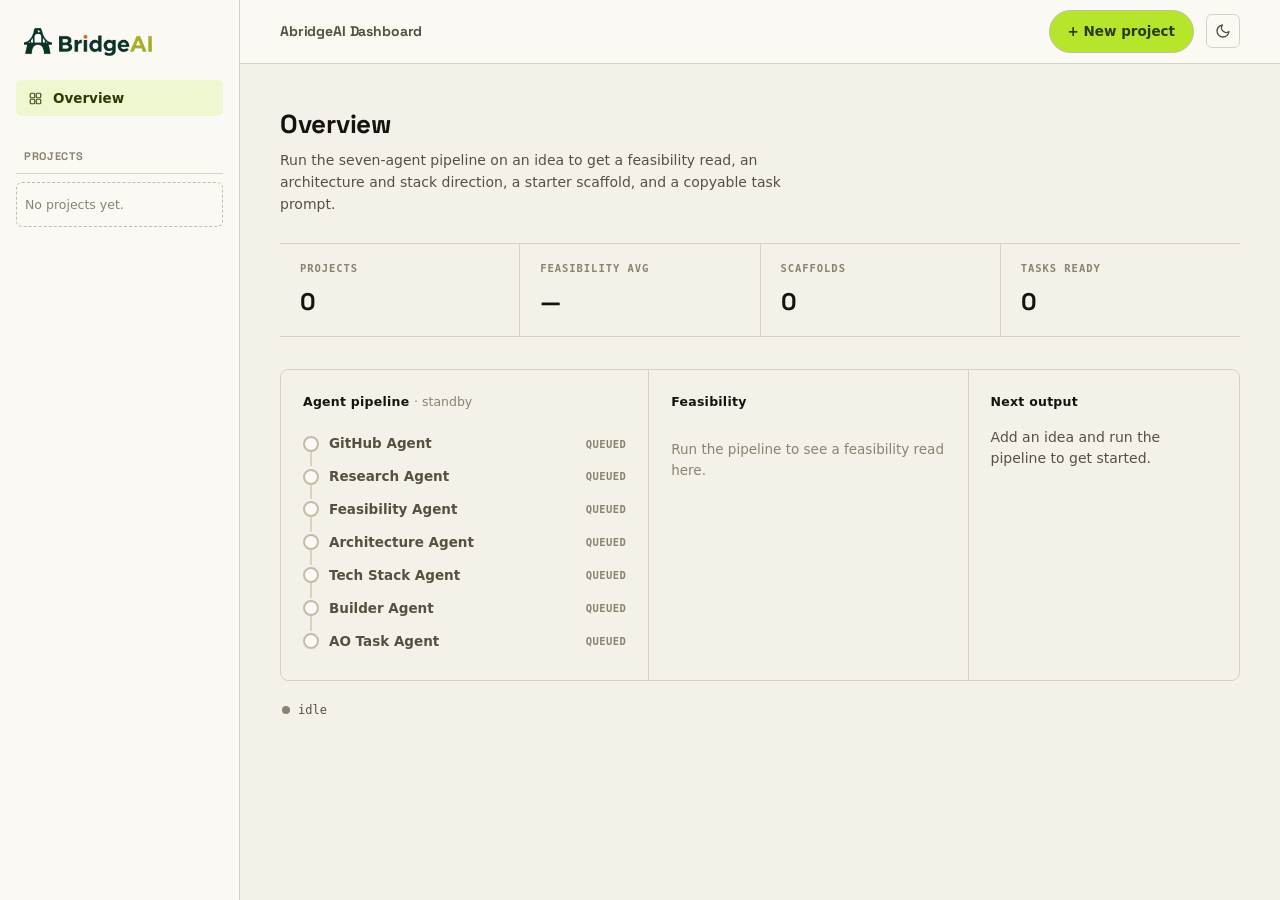
<file: index.html>
<!DOCTYPE html>
<html lang="en">

<head>
  <meta charset="UTF-8" />
  <meta name="viewport" content="width=device-width, initial-scale=1.0" />
  <title>AbridgeAI — Project Workspace</title>
  <meta name="description"
    content="Turn a project idea into a feasibility plan, a starter scaffold, and a copyable AO-ready task prompt. A deterministic seven-agent pipeline runs entirely in your browser — no backend, no build step." />
  <meta name="theme-color" content="#b6e62c" />

  <meta property="og:type" content="website" />
  <meta property="og:site_name" content="AbridgeAI" />
  <meta property="og:title" content="AbridgeAI — Project Workspace" />
  <meta property="og:description"
    content="Turn a project idea into a feasibility plan, a starter scaffold, and a copyable AO-ready task prompt with a deterministic seven-agent pipeline — entirely in your browser." />
  <meta name="twitter:card" content="summary" />

  <link rel="icon" type="image/svg+xml" href="favicon.svg" />
  <link rel="stylesheet" href="styles.css" />
  <link rel="preconnect" href="https://fonts.googleapis.com" />
  <link rel="preconnect" href="https://fonts.gstatic.com" crossorigin />
  <link href="https://fonts.googleapis.com/css2?family=Space+Grotesk:wght@500;700&display=swap" rel="stylesheet" />

  <script>
    (function () {
      var key = "abridgeai.theme.v1";
      var stored = null;
      try { stored = localStorage.getItem(key); } catch (e) { /* ignore */ }
      var dark = stored
        ? stored === "dark"
        : !!(window.matchMedia && window.matchMedia("(prefers-color-scheme: dark)").matches);
      document.documentElement.setAttribute("data-theme", dark ? "dark" : "light");
      var meta = document.querySelector('meta[name="theme-color"]');
      if (meta) meta.content = dark ? "#151310" : "#b6e62c";
    })();
  </script>
</head>

<body>
  <noscript>
    <div class="noscript" role="alert">
      AbridgeAI needs JavaScript to run the agent pipeline. Please enable JavaScript and reload the page.
    </div>
  </noscript>
  <a class="skip-link" href="#main">Skip to content</a>

  <div class="shell">
    <!-- ============ SIDEBAR ============ -->
    <aside class="side" aria-label="Primary">
      <div class="side-brand">
        <img src="logo.png" alt="AbridgeAI" class="navbar-logo" />
      </div>

      <nav class="side-nav" aria-label="Sections">
        <button type="button" class="side-link is-active" data-view="overview">
          <svg class="side-link-icon" viewBox="0 0 20 20" fill="none" aria-hidden="true">
            <rect x="3" y="3" width="6" height="6" rx="1.2" stroke="currentColor" stroke-width="1.6" />
            <rect x="11" y="3" width="6" height="6" rx="1.2" stroke="currentColor" stroke-width="1.6" />
            <rect x="3" y="11" width="6" height="6" rx="1.2" stroke="currentColor" stroke-width="1.6" />
            <rect x="11" y="11" width="6" height="6" rx="1.2" stroke="currentColor" stroke-width="1.6" />
          </svg>
          Overview
        </button>
      </nav>

      <div class="side-history-section">
        <div class="side-history-header">
          <span class="side-history-title">Projects</span>
          <button type="button" class="rail-action" id="history-clear" hidden>Clear all</button>
        </div>
        <div class="history-empty" id="history-empty">No projects yet.</div>
        <ol class="history-list-flat" id="history-list"></ol>
      </div>

      <div class="side-spacer"></div>
    </aside>

    <!-- ============ WORKSPACE ============ -->
    <div class="workspace">
      <header class="top-nav">
        <div class="top-nav-brand">
          <span class="workspace-label">AbridgeAI Dashboard</span>
        </div>
        <div class="top-nav-actions">
          <button type="button" class="btn-new" id="new-project-btn">+ New project</button>
          <button type="button" class="theme-btn" id="theme-btn" aria-label="Toggle theme">
            <svg class="icon-sun" viewBox="0 0 24 24" fill="none" stroke="currentColor" stroke-width="2" stroke-linecap="round" stroke-linejoin="round">
              <circle cx="12" cy="12" r="5"></circle>
              <line x1="12" y1="1" x2="12" y2="3"></line>
              <line x1="12" y1="21" x2="12" y2="23"></line>
              <line x1="4.22" y1="4.22" x2="5.64" y2="5.64"></line>
              <line x1="18.36" y1="18.36" x2="19.78" y2="19.78"></line>
              <line x1="1" y1="12" x2="3" y2="12"></line>
              <line x1="21" y1="12" x2="23" y2="12"></line>
              <line x1="4.22" y1="19.78" x2="5.64" y2="18.36"></line>
              <line x1="18.36" y1="5.64" x2="19.78" y2="4.22"></line>
            </svg>
            <svg class="icon-moon" viewBox="0 0 24 24" fill="none" stroke="currentColor" stroke-width="2" stroke-linecap="round" stroke-linejoin="round">
              <path d="M21 12.79A9 9 0 1 1 11.21 3 7 7 0 0 0 21 12.79z"></path>
            </svg>
          </button>
        </div>
      </header>

      <main class="main" id="main">

        <!-- ===== OVERVIEW VIEW ===== -->
        <section class="view" id="view-overview" data-view-panel="overview">
          <div class="view-head">
            <div>
              <h1>Overview</h1>
              <p class="view-sub">Run the seven-agent pipeline on an idea to get a feasibility read, an architecture and
                stack direction, a starter scaffold, and a copyable task prompt.</p>
            </div>
          </div>

          <div class="metrics-row">
            <div class="metric">
              <span class="metric-label">Projects</span>
              <span class="metric-value" id="m-projects">0</span>
            </div>
            <div class="metric">
              <span class="metric-label">Feasibility avg</span>
              <span class="metric-value" id="m-feas">—</span>
            </div>
            <div class="metric">
              <span class="metric-label">Scaffolds</span>
              <span class="metric-value" id="m-scaffolds">0</span>
            </div>
            <div class="metric">
              <span class="metric-label">Tasks ready</span>
              <span class="metric-value" id="m-tasks">0</span>
            </div>
          </div>

          <div class="overview-grid">
            <section class="ov-section ov-pipeline">
              <h2>Agent pipeline <span id="pipeline-state"
                  style="font-weight:500;color:var(--ink-faint);text-transform:none;letter-spacing:0;">· standby</span>
              </h2>
              <ol class="timeline" id="pipeline">
                <li class="tl-row" data-step="github">
                  <span class="tl-node"><svg viewBox="0 0 12 12" aria-hidden="true">
                      <path d="M2 6l3 3 5-6" stroke="currentColor" stroke-width="1.6" fill="none" stroke-linecap="round"
                        stroke-linejoin="round" />
                    </svg><svg class="tl-pulse-ring" viewBox="0 0 16 16" width="8" height="8" style="position:absolute;"
                      aria-hidden="true">
                      <circle cx="8" cy="8" r="4" fill="none" stroke="var(--lime)" stroke-width="2" />
                    </svg></span>
                  <span class="tl-name">GitHub Agent</span>
                  <span class="tl-status">queued</span>
                </li>
                <li class="tl-row" data-step="research">
                  <span class="tl-node"><svg viewBox="0 0 12 12" aria-hidden="true">
                      <path d="M2 6l3 3 5-6" stroke="currentColor" stroke-width="1.6" fill="none" stroke-linecap="round"
                        stroke-linejoin="round" />
                    </svg></span>
                  <span class="tl-name">Research Agent</span>
                  <span class="tl-status">queued</span>
                </li>
                <li class="tl-row" data-step="feasibility">
                  <span class="tl-node"><svg viewBox="0 0 12 12" aria-hidden="true">
                      <path d="M2 6l3 3 5-6" stroke="currentColor" stroke-width="1.6" fill="none" stroke-linecap="round"
                        stroke-linejoin="round" />
                    </svg></span>
                  <span class="tl-name">Feasibility Agent</span>
                  <span class="tl-status">queued</span>
                </li>
                <li class="tl-row" data-step="architecture">
                  <span class="tl-node"><svg viewBox="0 0 12 12" aria-hidden="true">
                      <path d="M2 6l3 3 5-6" stroke="currentColor" stroke-width="1.6" fill="none" stroke-linecap="round"
                        stroke-linejoin="round" />
                    </svg></span>
                  <span class="tl-name">Architecture Agent</span>
                  <span class="tl-status">queued</span>
                </li>
                <li class="tl-row" data-step="stack">
                  <span class="tl-node"><svg viewBox="0 0 12 12" aria-hidden="true">
                      <path d="M2 6l3 3 5-6" stroke="currentColor" stroke-width="1.6" fill="none" stroke-linecap="round"
                        stroke-linejoin="round" />
                    </svg></span>
                  <span class="tl-name">Tech Stack Agent</span>
                  <span class="tl-status">queued</span>
                </li>
                <li class="tl-row" data-step="builder">
                  <span class="tl-node"><svg viewBox="0 0 12 12" aria-hidden="true">
                      <path d="M2 6l3 3 5-6" stroke="currentColor" stroke-width="1.6" fill="none" stroke-linecap="round"
                        stroke-linejoin="round" />
                    </svg></span>
                  <span class="tl-name">Builder Agent</span>
                  <span class="tl-status">queued</span>
                </li>
                <li class="tl-row" data-step="task">
                  <span class="tl-node"><svg viewBox="0 0 12 12" aria-hidden="true">
                      <path d="M2 6l3 3 5-6" stroke="currentColor" stroke-width="1.6" fill="none" stroke-linecap="round"
                        stroke-linejoin="round" />
                    </svg></span>
                  <span class="tl-name">AO Task Agent</span>
                  <span class="tl-status">queued</span>
                </li>
              </ol>
            </section>

            <section class="ov-section ov-feasibility">
              <h2>Feasibility</h2>
              <p class="feas-empty" id="feas-empty">Run the pipeline to see a feasibility read here.</p>
              <div id="feas-live" hidden>
                <div class="feas-arc-wrap">
                  <svg class="feas-arc" width="76" height="76" viewBox="0 0 76 76">
                    <circle class="feas-arc-track" cx="38" cy="38" r="32" />
                    <circle class="feas-arc-fill" id="feas-arc-fill" cx="38" cy="38" r="32"
                      transform="rotate(-90 38 38)" />
                    <text class="feas-arc-num" id="feas-arc-num" x="38" y="35">0</text>
                    <text class="feas-arc-max" id="feas-arc-max" x="38" y="50">/100</text>
                  </svg>
                  <div>
                    <p class="feas-verdict-line" id="feas-verdict-line"></p>
                  </div>
                </div>
                <div class="feas-axes" id="feas-axes"></div>
              </div>
            </section>

            <section class="ov-section ov-next">
              <h2>Next output</h2>
              <p class="next-output-text" id="next-output-text">Add an idea and run the pipeline to get started.</p>
            </section>
          </div>

          <p class="status-line" id="status" data-state="idle" aria-live="polite">
            <span class="status-dot" aria-hidden="true"></span>
            <span id="status-text">idle</span>
          </p>

          <section class="outputs-section" id="outputs-panel" hidden>
            <div class="outputs-head">
              <h2>Generated outputs</h2>
              <button type="button" class="btn btn--ghost btn--sm" id="export-btn" hidden>Export brief (.md)</button>
            </div>
            <div class="outputs" id="outputs"></div>
          </section>
        </section>

        <!-- ===== NEW PROJECT VIEW ===== -->
        <section class="view" id="view-new" data-view-panel="new" hidden>
          <button type="button" class="back-link" id="back-btn">← Back to Overview</button>
          <h1>New project</h1>
          <p class="view-sub">Tell AbridgeAI about your idea. It'll run seven deterministic agents and prepare a
            feasibility read, an architecture and stack direction, a starter scaffold, and a copyable task prompt.</p>

          <form id="project-form" class="proj-form">
            <div class="form-grid">
              <div class="form-main-col">
                <div class="field">
                  <label for="f-name">Project name</label>
                  <input id="f-name" name="name" type="text" placeholder="Ada" autocomplete="off" />
                </div>

                <div class="field field--textarea">
                  <label for="f-idea">Project idea</label>
                  <textarea id="f-idea" name="idea" rows="8"
                    placeholder="Describe your idea in detail. What problem does it solve? Who is it for? What are the key features?"></textarea>
                </div>

                <div class="field">
                  <label for="f-audience">Target audience</label>
                  <input id="f-audience" name="audience" type="text"
                    placeholder="e.g. busy engineers who take a lot of meeting notes" autocomplete="off" />
                </div>
              </div>

              <div class="form-side-col">
                <div class="field">
                  <label for="f-stack">Preferred stack</label>
                  <select id="f-stack" name="stack">
                    <option value="typescript">TypeScript / JavaScript</option>
                    <option value="python">Python</option>
                    <option value="go">Go</option>
                    <option value="rust">Rust</option>
                    <option value="unsure">Not sure yet</option>
                  </select>
                </div>

                <div class="field">
                  <label for="f-github">GitHub username</label>
                  <input id="f-github" name="github" type="text" placeholder="octocat" autocomplete="off" />
                </div>

                <div class="field">
                  <label for="f-comfort">Comfort level</label>
                  <select id="f-comfort" name="comfort">
                    <option value="beginner">Beginner</option>
                    <option value="intermediate">Intermediate</option>
                    <option value="advanced">Advanced</option>
                  </select>
                </div>

                <div class="field">
                  <label for="f-type">Project type</label>
                  <select id="f-type" name="type">
                    <option value="tool">CLI / developer tool</option>
                    <option value="web-app">Web app</option>
                    <option value="service">API / service</option>
                    <option value="data-pipeline">Data pipeline</option>
                    <option value="unsure">Not sure yet</option>
                  </select>
                </div>

                <div class="field">
                  <label for="f-team">Team size</label>
                  <select id="f-team" name="team">
                    <option value="solo">Solo</option>
                    <option value="pair">Pair</option>
                    <option value="small-team">Small team (3–5)</option>
                  </select>
                </div>

                <div class="field">
                  <label for="f-deadline">Deadline</label>
                  <input id="f-deadline" name="deadline" type="text" placeholder="e.g. 4 weeks" autocomplete="off" />
                </div>
              </div>
            </div>

            <div class="form-actions">
              <button type="submit" class="btn btn--primary" id="run-btn">Run pipeline →</button>
              <button type="button" class="btn btn--ghost" id="example-btn">Load example</button>
              <span class="form-hint" id="form-hint"></span>
            </div>
            <p class="form-note">AbridgeAI will run the seven deterministic agents already in this build to analyze your
              idea and prepare your build plan — nothing leaves your browser.</p>
          </form>
        </section>

        <!-- ===== PROJECTS VIEW (history shell) ===== -->
        <section class="view" id="view-projects" data-view-panel="projects" hidden>
          <!-- Dom query safety: history-list is moved to the sidebar. -->
        </section>

      </main>
    </div>
  </div>

  <div class="toast" id="toast" role="status" aria-live="polite" hidden></div>

  <script src="script.js"></script>
</body>

</html>
</file>
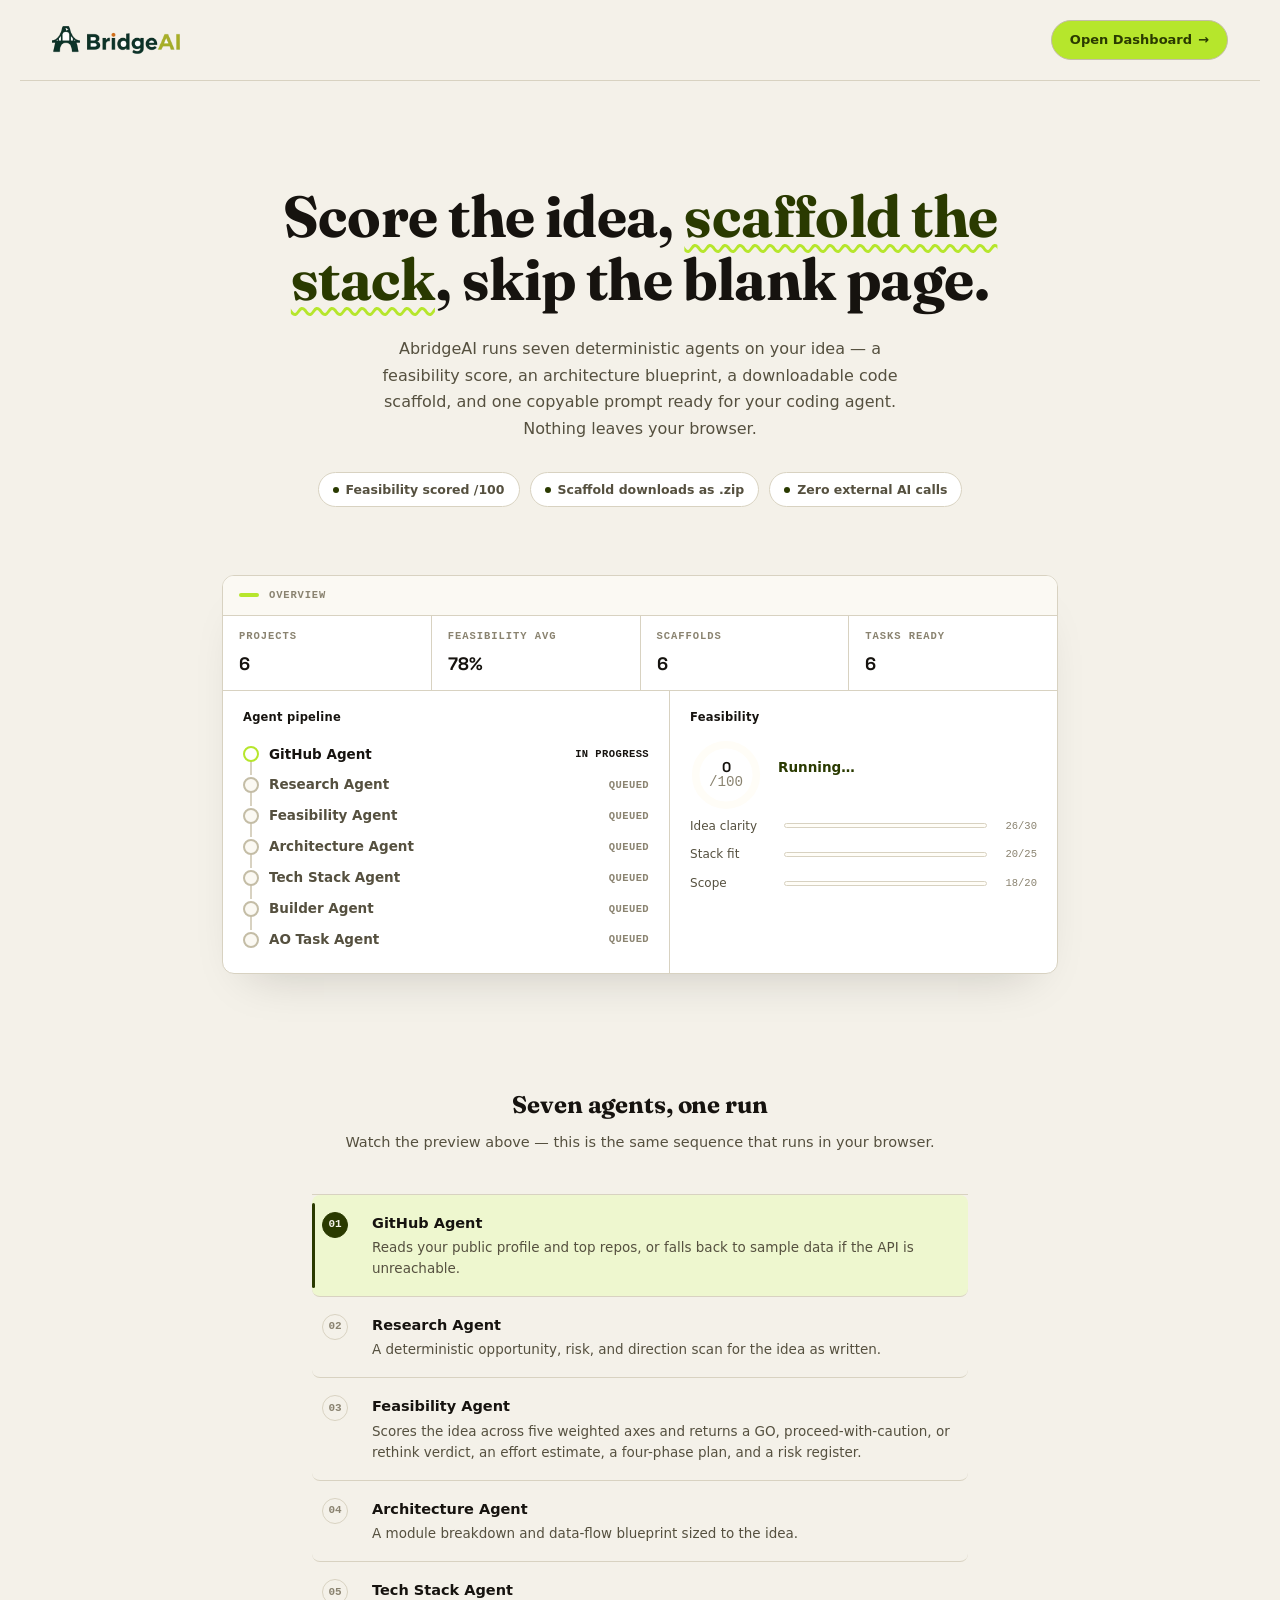
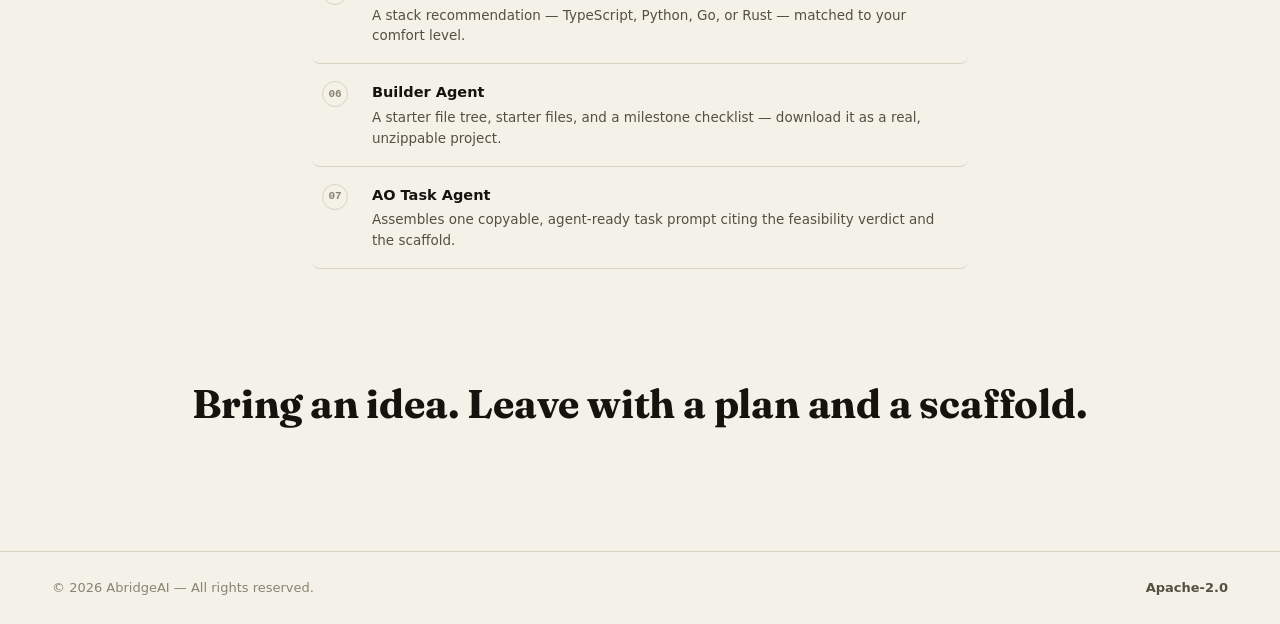
<file: landing.html>
<!DOCTYPE html>
<html lang="en" data-theme="light">

<head>
    <meta charset="UTF-8" />
    <meta name="viewport" content="width=device-width, initial-scale=1.0" />
    <title>AbridgeAI — Score the idea. Scaffold the stack.</title>
    <meta name="description"
        content="AbridgeAI runs seven deterministic agents on your idea: a feasibility score, an architecture blueprint, a downloadable code scaffold, and one copyable task prompt. No backend, no external AI calls." />
    <meta name="theme-color" content="#b6e62c" />

    <meta property="og:type" content="website" />
    <meta property="og:site_name" content="AbridgeAI" />
    <meta property="og:title" content="AbridgeAI — Score the idea. Scaffold the stack." />
    <meta property="og:description"
        content="Seven deterministic agents turn a project idea into a feasibility plan, a starter scaffold, and a copyable task prompt — entirely in your browser." />
    <meta name="twitter:card" content="summary" />

    <link rel="icon" type="image/svg+xml" href="favicon.svg" />
    <link rel="stylesheet" href="styles.css" />
    <link rel="stylesheet" href="landing.css" />
    <link rel="preconnect" href="https://fonts.googleapis.com" />
    <link rel="preconnect" href="https://fonts.gstatic.com" crossorigin />
    <link
        href="https://fonts.googleapis.com/css2?family=Space+Grotesk:wght@500;700&family=Fraunces:opsz,wght@9..144,600;9..144,700;9..144,900&display=swap"
        rel="stylesheet" />
</head>

<body class="landing">
    <a class="skip-link" href="#l-main">Skip to content</a>

    <!-- ============ NAVBAR ============ -->
    <header>
        <nav class="l-nav" aria-label="Primary">
            <a class="l-brand" href="landing.html">
                <img src="logo.png" alt="AbridgeAI" class="navbar-logo">
            </a>
            <a class="l-nav-cta" href="index.html">Open Dashboard <span class="l-arrow" aria-hidden="true">→</span></a>
        </nav>
    </header>

    <main id="l-main">

        <!-- ============ HERO ============ -->
        <section class="l-hero">
            <h1 class="l-headline l-fade-in">
                Score the idea, <em>scaffold the stack</em>, skip the blank page.
            </h1>
            <p class="l-sub l-fade-in l-delay-1">
                AbridgeAI runs seven deterministic agents on your idea — a feasibility score,
                an architecture blueprint, a downloadable code scaffold, and one copyable
                prompt ready for your coding agent. Nothing leaves your browser.
            </p>
            <div class="l-badges l-fade-in l-delay-2">
                <span class="l-badge"><span class="l-badge-dot" aria-hidden="true"></span>Feasibility scored /100</span>
                <span class="l-badge"><span class="l-badge-dot" aria-hidden="true"></span>Scaffold downloads as
                    .zip</span>
                <span class="l-badge"><span class="l-badge-dot" aria-hidden="true"></span>Zero external AI calls</span>
            </div>
        </section>

        <!-- ============ PRODUCT PREVIEW ============
         Built from the dashboard's own classes (.timeline/.tl-row,
         .metrics-row, .feas-arc) — a live reflection of the app, cycled by
         landing.js, not a redrawn mockup. -->
        <section class="l-stage" aria-hidden="true">
            <div class="l-window">
                <div class="l-window-bar">
                    <span class="l-window-strip"></span>
                    <span class="l-window-label">Overview</span>
                </div>

                <div class="metrics-row">
                    <div class="metric"><span class="metric-label">Projects</span><span class="metric-value">6</span>
                    </div>
                    <div class="metric"><span class="metric-label">Feasibility avg</span><span
                            class="metric-value">78%</span></div>
                    <div class="metric"><span class="metric-label">Scaffolds</span><span class="metric-value">6</span>
                    </div>
                    <div class="metric"><span class="metric-label">Tasks ready</span><span class="metric-value">6</span>
                    </div>
                </div>

                <div class="l-window-body">
                    <section class="ov-section">
                        <h2>Agent pipeline</h2>
                        <ol class="timeline" id="l-preview-pipeline">
                            <li class="tl-row" data-step="github">
                                <span class="tl-node"><svg viewBox="0 0 12 12" aria-hidden="true">
                                        <path d="M2 6l3 3 5-6" stroke="currentColor" stroke-width="1.6" fill="none"
                                            stroke-linecap="round" stroke-linejoin="round" />
                                    </svg></span>
                                <span class="tl-name">GitHub Agent</span><span class="tl-status">queued</span>
                            </li>
                            <li class="tl-row" data-step="research">
                                <span class="tl-node"><svg viewBox="0 0 12 12" aria-hidden="true">
                                        <path d="M2 6l3 3 5-6" stroke="currentColor" stroke-width="1.6" fill="none"
                                            stroke-linecap="round" stroke-linejoin="round" />
                                    </svg></span>
                                <span class="tl-name">Research Agent</span><span class="tl-status">queued</span>
                            </li>
                            <li class="tl-row" data-step="feasibility">
                                <span class="tl-node"><svg viewBox="0 0 12 12" aria-hidden="true">
                                        <path d="M2 6l3 3 5-6" stroke="currentColor" stroke-width="1.6" fill="none"
                                            stroke-linecap="round" stroke-linejoin="round" />
                                    </svg></span>
                                <span class="tl-name">Feasibility Agent</span><span class="tl-status">queued</span>
                            </li>
                            <li class="tl-row" data-step="architecture">
                                <span class="tl-node"><svg viewBox="0 0 12 12" aria-hidden="true">
                                        <path d="M2 6l3 3 5-6" stroke="currentColor" stroke-width="1.6" fill="none"
                                            stroke-linecap="round" stroke-linejoin="round" />
                                    </svg></span>
                                <span class="tl-name">Architecture Agent</span><span class="tl-status">queued</span>
                            </li>
                            <li class="tl-row" data-step="stack">
                                <span class="tl-node"><svg viewBox="0 0 12 12" aria-hidden="true">
                                        <path d="M2 6l3 3 5-6" stroke="currentColor" stroke-width="1.6" fill="none"
                                            stroke-linecap="round" stroke-linejoin="round" />
                                    </svg></span>
                                <span class="tl-name">Tech Stack Agent</span><span class="tl-status">queued</span>
                            </li>
                            <li class="tl-row" data-step="builder">
                                <span class="tl-node"><svg viewBox="0 0 12 12" aria-hidden="true">
                                        <path d="M2 6l3 3 5-6" stroke="currentColor" stroke-width="1.6" fill="none"
                                            stroke-linecap="round" stroke-linejoin="round" />
                                    </svg></span>
                                <span class="tl-name">Builder Agent</span><span class="tl-status">queued</span>
                            </li>
                            <li class="tl-row" data-step="task">
                                <span class="tl-node"><svg viewBox="0 0 12 12" aria-hidden="true">
                                        <path d="M2 6l3 3 5-6" stroke="currentColor" stroke-width="1.6" fill="none"
                                            stroke-linecap="round" stroke-linejoin="round" />
                                    </svg></span>
                                <span class="tl-name">AO Task Agent</span><span class="tl-status">queued</span>
                            </li>
                        </ol>
                    </section>

                    <section class="ov-section">
                        <h2>Feasibility</h2>
                        <div class="feas-arc-wrap">
                            <svg class="feas-arc" width="72" height="72" viewBox="0 0 76 76">
                                <circle class="feas-arc-track" cx="38" cy="38" r="32" />
                                <circle class="feas-arc-fill" id="l-preview-arc" cx="38" cy="38" r="32"
                                    transform="rotate(-90 38 38)" />
                                <text class="feas-arc-num" id="l-preview-score" x="38" y="35">0</text>
                                <text class="feas-arc-max" x="38" y="50">/100</text>
                            </svg>
                            <p class="feas-verdict-line" id="l-preview-verdict" data-verdict="good">Running…</p>
                        </div>
                        <div class="feas-axes">
                            <div class="feas-axis-row"><span class="feas-axis-label">Idea clarity</span><span
                                    class="feas-axis-track"><span class="feas-axis-fill"
                                        style="width:86%"></span></span><span class="feas-axis-val">26/30</span></div>
                            <div class="feas-axis-row"><span class="feas-axis-label">Stack fit</span><span
                                    class="feas-axis-track"><span class="feas-axis-fill"
                                        style="width:80%"></span></span><span class="feas-axis-val">20/25</span></div>
                            <div class="feas-axis-row"><span class="feas-axis-label">Scope</span><span
                                    class="feas-axis-track"><span class="feas-axis-fill"
                                        style="width:90%"></span></span><span class="feas-axis-val">18/20</span></div>
                        </div>
                    </section>
                </div>
            </div>
        </section>

        <!-- ============ HOW IT WORKS ============ -->
        <section class="l-how">
            <div class="l-how-head">
                <h2>Seven agents, one run</h2>
                <p>Watch the preview above — this is the same sequence that runs in your browser.</p>
            </div>
            <ol class="l-steps" id="l-how-steps">
                <li class="l-step" data-step="github">
                    <span class="l-step-index">01</span>
                    <div>
                        <p class="l-step-name">GitHub Agent</p>
                        <p class="l-step-desc">Reads your public profile and top repos, or falls back to sample data if
                            the API is unreachable.</p>
                    </div>
                </li>
                <li class="l-step" data-step="research">
                    <span class="l-step-index">02</span>
                    <div>
                        <p class="l-step-name">Research Agent</p>
                        <p class="l-step-desc">A deterministic opportunity, risk, and direction scan for the idea as
                            written.</p>
                    </div>
                </li>
                <li class="l-step" data-step="feasibility">
                    <span class="l-step-index">03</span>
                    <div>
                        <p class="l-step-name">Feasibility Agent</p>
                        <p class="l-step-desc">Scores the idea across five weighted axes and returns a GO,
                            proceed-with-caution, or rethink verdict, an effort estimate, a four-phase plan, and a risk
                            register.</p>
                    </div>
                </li>
                <li class="l-step" data-step="architecture">
                    <span class="l-step-index">04</span>
                    <div>
                        <p class="l-step-name">Architecture Agent</p>
                        <p class="l-step-desc">A module breakdown and data-flow blueprint sized to the idea.</p>
                    </div>
                </li>
                <li class="l-step" data-step="stack">
                    <span class="l-step-index">05</span>
                    <div>
                        <p class="l-step-name">Tech Stack Agent</p>
                        <p class="l-step-desc">A stack recommendation — TypeScript, Python, Go, or Rust — matched to
                            your comfort level.</p>
                    </div>
                </li>
                <li class="l-step" data-step="builder">
                    <span class="l-step-index">06</span>
                    <div>
                        <p class="l-step-name">Builder Agent</p>
                        <p class="l-step-desc">A starter file tree, starter files, and a milestone checklist — download
                            it as a real, unzippable project.</p>
                    </div>
                </li>
                <li class="l-step" data-step="task">
                    <span class="l-step-index">07</span>
                    <div>
                        <p class="l-step-name">AO Task Agent</p>
                        <p class="l-step-desc">Assembles one copyable, agent-ready task prompt citing the feasibility
                            verdict and the scaffold.</p>
                    </div>
                </li>
            </ol>
        </section>

        <!-- ============ FINAL CTA ============ -->
        <section class="l-cta">
            <h2>Bring an idea. Leave with a plan and a scaffold.</h2>
        </section>
    </main>

    <footer class="l-footer">
        <div class="l-footer-inner">
            <div class="l-footer-left">
                <span>© 2026 AbridgeAI — All rights reserved.</span>
            </div>
            <div class="l-footer-links">
                <a href="LICENSE">Apache-2.0</a>
            </div>
        </div>
    </footer>

    <script src="landing.js" defer></script>
</body>

</html>
</file>
<file: styles.css>
/* ==========================================================================
   AbridgeAI — agent workspace
   Warm off-white background, near-black text, one lime accent, hairlines.
   Sidebar + editorial sections; cards are used only where genuinely useful
   (individual agent outputs), never nested.
   ========================================================================== */

:root {
  color-scheme: light;
  --bg: #f4f1e9;
  --bg-panel: #fbf9f3;
  --bg-input: #fffdf7;
  --card-bg: #ffffff;
  --ink: #16130f;
  --ink-soft: #55503f;
  --ink-faint: #8a8370;
  --lime: #b6e62c;
  --lime-bright: #c8ee4a;
  --lime-ink: #2a3a00;
  --lime-soft: #eef7cf;
  --line: #d8d2c1;
  --line-strong: #c4bda6;
  --danger: #c2402b;
  --toast-bg: #16130f;
  --toast-ink: #f6f3e9;
  --focus-ring: rgba(22, 19, 15, 0.08);
  --radius: 8px;
  --font: ui-sans-serif, system-ui, -apple-system, "Segoe UI", Roboto, Helvetica, Arial, sans-serif;
  --mono: ui-monospace, "Cascadia Code", "JetBrains Mono", Consolas, Menlo, monospace;
  --display: "Space Grotesk", var(--font);
  --hairline: 1px solid var(--line);
}

[data-theme="dark"] {
  color-scheme: dark;
  --bg: #151310;
  --bg-panel: #1e1b16;
  --bg-input: #241f18;
  --card-bg: #221e18;
  --ink: #eee9dc;
  --ink-soft: #b6ad99;
  --ink-faint: #837a66;
  --lime: #b6e62c;
  --lime-bright: #c8ee4a;
  --lime-ink: #eef7cf;
  --lime-soft: #33391b;
  --line: #3b362b;
  --line-strong: #4e483a;
  --danger: #ff8164;
  --toast-bg: #eee9dc;
  --toast-ink: #1a1711;
  --focus-ring: rgba(182, 230, 44, 0.22);
}

* {
  box-sizing: border-box;
}

html,
body {
  height: 100%;
}

body {
  margin: 0;
  font-family: var(--font);
  font-size: 15px;
  line-height: 1.55;
  color: var(--ink);
  background: var(--bg);
  -webkit-font-smoothing: antialiased;
}

.noscript {
  max-width: 560px;
  margin: 40px auto;
  padding: 16px 20px;
  border: var(--hairline);
  border-left: 4px solid var(--danger);
  border-radius: var(--radius);
  background: var(--bg-panel);
  color: var(--ink);
  font-size: 14px;
}

.skip-link {
  position: absolute;
  left: -9999px;
  top: 0;
  z-index: 100;
  background: var(--lime);
  color: var(--lime-ink);
  font-weight: 700;
  font-size: 14px;
  border-radius: 0 0 var(--radius) 0;
  padding: 10px 16px;
}

.skip-link:focus {
  left: 0;
}

:focus-visible {
  outline: 2px solid var(--lime-ink);
  outline-offset: 2px;
  border-radius: 4px;
}

button {
  font-family: inherit;
}

/* --------------------------------------------------------------------------
   Shell: sidebar + main
   -------------------------------------------------------------------------- */
/* --------------------------------------------------------------------------
   Shell: sidebar + main workspace grid
   -------------------------------------------------------------------------- */
.shell {
  display: grid;
  grid-template-columns: 240px minmax(0, 1fr);
  min-height: 100vh;
}

.side {
  display: flex;
  flex-direction: column;
  background: var(--bg-panel);
  border-right: var(--hairline);
  padding: 24px 16px;
  height: 100vh;
  position: sticky;
  top: 0;
  overflow-y: auto;
}

.side-brand {
  display: flex;
  align-items: center;
  gap: 9px;
  padding: 4px 8px 24px;
}

.navbar-logo {
  display: block;
  width: 134px;
  height: 28px;
  object-fit: cover;
  object-position: -5.6px 0px;
}

.side-nav {
  display: flex;
  flex-direction: column;
  gap: 2px;
}

.side-link {
  display: flex;
  align-items: center;
  gap: 10px;
  width: 100%;
  text-align: left;
  border: 0;
  background: transparent;
  color: var(--ink-soft);
  font-size: 13.5px;
  font-weight: 600;
  padding: 10px 12px;
  border-radius: 6px;
  cursor: pointer;
  transition: background 0.15s ease, color 0.15s ease;
}

.side-link:hover {
  background: var(--card-bg);
  color: var(--ink);
}

.side-link.is-active {
  background: var(--lime-soft);
  color: var(--lime-ink);
}

.side-link-icon {
  width: 15px;
  height: 15px;
  flex-shrink: 0;
  opacity: 0.85;
}

/* Projects history rail inside Sidebar */
.side-history-section {
  display: flex;
  flex-direction: column;
  margin-top: 32px;
  flex: 1;
}

.side-history-header {
  display: flex;
  align-items: center;
  justify-content: space-between;
  padding: 0 8px 8px;
  border-bottom: 1px solid var(--line);
  margin-bottom: 8px;
}

.side-history-title {
  font-family: var(--display);
  font-size: 11px;
  font-weight: 700;
  text-transform: uppercase;
  letter-spacing: 0.06em;
  color: var(--ink-faint);
}

.side-history-section .history-empty {
  font-size: 12.5px;
  color: var(--ink-faint);
  padding: 12px 8px;
  border: 1px dashed var(--line-strong);
  border-radius: 6px;
  background: transparent;
  max-width: 100%;
}

.side-history-section .history-list-flat {
  list-style: none;
  margin: 0;
  padding: 0;
  display: flex;
  flex-direction: column;
  gap: 2px;
  overflow-y: auto;
  max-height: calc(100vh - 220px);
}

.side-history-section .history-row {
  display: flex;
  align-items: center;
  justify-content: space-between;
  gap: 8px;
  padding: 8px;
  border: 0;
  border-radius: 6px;
  cursor: pointer;
  transition: background 0.15s ease, color 0.15s ease;
  border-bottom: 0;
}

.side-history-section .history-row:last-child {
  border-bottom: 0;
}

.side-history-section .history-row:hover {
  background: var(--card-bg);
}

.side-history-section .history-row.is-active {
  background: var(--lime-soft);
  color: var(--lime-ink);
}

.side-history-section .history-row-title {
  font-size: 13px;
  font-weight: 600;
  margin: 0;
  overflow: hidden;
  text-overflow: ellipsis;
  white-space: nowrap;
  max-width: 130px;
}

.side-history-section .history-row-meta {
  font-family: var(--mono);
  font-size: 9.5px;
  color: var(--ink-faint);
  margin-top: 1px;
}

.side-history-section .history-item-del {
  width: 18px;
  height: 18px;
  display: flex;
  align-items: center;
  justify-content: center;
  border-radius: 4px;
  border: 0;
  background: transparent;
  color: var(--ink-faint);
  font-size: 12px;
  cursor: pointer;
  opacity: 0;
  transition: opacity 0.15s ease, background 0.15s ease;
}

.side-history-section .history-row:hover .history-item-del {
  opacity: 1;
}

.side-history-section .history-item-del:hover {
  color: var(--danger);
  background: var(--bg-panel);
}

.side-spacer {
  flex: 1;
}

/* --------------------------------------------------------------------------
   Workspace containing Top Bar + Main Panel
   -------------------------------------------------------------------------- */
.workspace {
  display: flex;
  flex-direction: column;
  min-width: 0;
  background: var(--bg);
}

.top-nav {
  display: flex;
  align-items: center;
  justify-content: space-between;
  height: 64px;
  padding: 0 40px;
  background: var(--bg-panel);
  border-bottom: var(--hairline);
}

.workspace-label {
  font-family: var(--display);
  font-weight: 700;
  font-size: 14px;
  letter-spacing: -0.01em;
  color: var(--ink-soft);
}

.top-nav-actions {
  display: flex;
  align-items: center;
  gap: 12px;
}

.theme-btn {
  width: 34px;
  height: 34px;
  display: flex;
  align-items: center;
  justify-content: center;
  border: var(--hairline);
  background: transparent;
  border-radius: 6px;
  color: var(--ink-soft);
  cursor: pointer;
  transition: background 0.15s ease, color 0.15s ease, border-color 0.15s ease;
  padding: 0;
}

.theme-btn:hover {
  color: var(--ink);
  background: var(--card-bg);
  border-color: var(--line-strong);
}

.theme-btn svg {
  width: 16px;
  height: 16px;
}

/* Switch sun/moon SVGs based on active theme */
[data-theme="light"] .theme-btn .icon-sun { display: none; }
[data-theme="light"] .theme-btn .icon-moon { display: block; }
[data-theme="dark"] .theme-btn .icon-sun { display: block; }
[data-theme="dark"] .theme-btn .icon-moon { display: none; }

/* --------------------------------------------------------------------------
   Main / views
   -------------------------------------------------------------------------- */
.main {
  min-width: 0;
  padding: 40px;
  width: 100%;
  max-width: 1400px;
  margin: 0 auto;
}

.view[hidden] {
  display: none;
}

.view-head {
  display: flex;
  align-items: flex-start;
  justify-content: space-between;
  gap: 20px;
  margin-bottom: 28px;
}

.view-head h1,
.view>h1 {
  font-family: var(--display);
  font-weight: 700;
  font-size: 26px;
  letter-spacing: -0.01em;
  margin: 0 0 6px;
}

.view-sub {
  margin: 0;
  color: var(--ink-soft);
  font-size: 14px;
  max-width: 520px;
}

.back-link {
  display: inline-flex;
  align-items: center;
  gap: 6px;
  border: 0;
  background: none;
  color: var(--ink-faint);
  font: inherit;
  font-size: 13px;
  font-weight: 600;
  cursor: pointer;
  padding: 0;
  margin-bottom: 18px;
  transition: color 0.15s ease;
}

.back-link:hover {
  color: var(--ink);
}

.btn-new {
  flex-shrink: 0;
  display: inline-flex;
  align-items: center;
  gap: 7px;
  font: inherit;
  font-weight: 700;
  font-size: 13.5px;
  color: var(--lime-ink);
  background: var(--lime);
  border: 1px solid var(--line-strong);
  border-radius: 999px;
  padding: 10px 18px;
  cursor: pointer;
  transition: background 0.15s ease, transform 0.05s ease;
}

.btn-new:hover {
  background: var(--lime-bright);
}

.btn-new:active {
  transform: translateY(1px);
}

/* --------------------------------------------------------------------------
   Metrics row — divider-separated, not floating cards
   -------------------------------------------------------------------------- */
.metrics-row {
  display: flex;
  border-top: var(--hairline);
  border-bottom: var(--hairline);
  margin-bottom: 32px;
}

.metric {
  flex: 1;
  padding: 16px 20px;
  border-left: var(--hairline);
}

.metric:first-child {
  border-left: 0;
}

.metric-label {
  display: block;
  font-family: var(--mono);
  font-size: 10.5px;
  font-weight: 700;
  letter-spacing: 0.09em;
  text-transform: uppercase;
  color: var(--ink-faint);
  margin-bottom: 6px;
}

.metric-value {
  font-family: var(--display);
  font-weight: 700;
  font-size: 24px;
  color: var(--ink);
}

/* --------------------------------------------------------------------------
   Overview grid — three sections divided by hairlines, not cards
   -------------------------------------------------------------------------- */
.overview-grid {
  display: grid;
  grid-template-columns: 1.15fr 1fr 0.85fr;
  gap: 0;
  border: var(--hairline);
  border-radius: var(--radius);
  margin-bottom: 8px;
}

.ov-section {
  padding: 22px 22px;
  border-left: var(--hairline);
}

.ov-section:first-child {
  border-left: 0;
}

.ov-section h2 {
  font-size: 12.5px;
  font-weight: 700;
  letter-spacing: 0.02em;
  margin: 0 0 16px;
  color: var(--ink);
}

/* Pipeline timeline */
.timeline {
  list-style: none;
  margin: 0;
  padding: 0;
  position: relative;
}

.tl-row {
  position: relative;
  display: flex;
  align-items: center;
  gap: 10px;
  padding: 6px 0;
}

.tl-node {
  position: relative;
  width: 16px;
  height: 16px;
  border-radius: 50%;
  border: 2px solid var(--line-strong);
  background: var(--bg-panel);
  flex-shrink: 0;
  display: flex;
  align-items: center;
  justify-content: center;
  z-index: 1;
  transition: background 0.2s ease, border-color 0.2s ease;
}

.tl-row:not(:last-child)::before {
  content: "";
  position: absolute;
  left: 7px;
  top: 22px;
  bottom: -6px;
  width: 2px;
  background: var(--line);
}

.tl-node svg {
  width: 9px;
  height: 9px;
  display: none;
}

.tl-row.is-done .tl-node {
  background: var(--lime-ink);
  border-color: var(--lime-ink);
}

.tl-row.is-done .tl-node svg {
  display: block;
}

.tl-row.is-done .tl-node svg path {
  stroke: var(--bg-panel);
}

.tl-row.is-done:not(:last-child)::before {
  background: var(--lime-ink);
}

.tl-row.is-running .tl-node {
  border-color: var(--lime);
  background: var(--card-bg);
}

.tl-row.is-running .tl-node .tl-pulse-ring {
  animation: tl-ring 1.5s ease-out infinite;
}

.tl-name {
  font-size: 13.5px;
  font-weight: 600;
  color: var(--ink-soft);
  flex: 1;
}

.tl-row.is-done .tl-name,
.tl-row.is-running .tl-name {
  color: var(--ink);
}

.tl-status {
  font-family: var(--mono);
  font-size: 10.5px;
  font-weight: 700;
  text-transform: uppercase;
  letter-spacing: 0.04em;
  color: var(--ink-faint);
}

.tl-row.is-done .tl-status {
  color: var(--lime-ink);
}

.tl-row.is-running .tl-status {
  color: var(--ink);
}

@keyframes tl-ring {
  0% {
    transform: scale(0.7);
    opacity: 0.9;
  }

  100% {
    transform: scale(2.4);
    opacity: 0;
  }
}

/* Feasibility snapshot */
.feas-empty {
  color: var(--ink-faint);
  font-size: 13.5px;
  padding: 12px 0 4px;
}

.feas-arc-wrap {
  display: flex;
  align-items: center;
  gap: 16px;
  margin-bottom: 6px;
}

.feas-arc {
  flex-shrink: 0;
}

.feas-arc-track {
  fill: none;
  stroke: var(--bg-input);
  stroke-width: 8;
}

.feas-arc-fill {
  fill: none;
  stroke: var(--lime);
  stroke-width: 8;
  stroke-linecap: round;
  transition: stroke-dashoffset 0.7s ease;
}

.feas-arc-num {
  font-family: var(--display);
  font-weight: 700;
  font-size: 15px;
  fill: var(--ink);
  text-anchor: middle;
}

.feas-arc-max {
  font-family: var(--mono);
  font-size: 15px;
  fill: var(--ink-faint);
  text-anchor: middle;
}

.feas-verdict-line {
  font-size: 13.5px;
  font-weight: 700;
  margin: 0 0 14px;
}

.feas-verdict-line[data-verdict="good"] {
  color: var(--lime-ink);
}

.feas-verdict-line[data-verdict="warn"] {
  color: #7a5b00;
}

.feas-verdict-line[data-verdict="bad"] {
  color: var(--danger);
}

[data-theme="dark"] .feas-verdict-line[data-verdict="warn"] {
  color: #f3dd8a;
}

.feas-axes {
  display: flex;
  flex-direction: column;
  gap: 10px;
}

.feas-axis-row {
  display: flex;
  align-items: center;
  gap: 10px;
}

.feas-axis-label {
  font-size: 12px;
  color: var(--ink-soft);
  width: 84px;
  flex-shrink: 0;
}

.feas-axis-track {
  flex: 1;
  height: 5px;
  border-radius: 999px;
  background: var(--bg-input);
  border: var(--hairline);
  overflow: hidden;
}

.feas-axis-fill {
  height: 100%;
  background: var(--lime);
  border-radius: 999px;
}

.feas-axis-val {
  font-family: var(--mono);
  font-size: 10.5px;
  color: var(--ink-faint);
  width: 40px;
  text-align: right;
  flex-shrink: 0;
}

/* Next output */
.next-output-text {
  font-size: 14px;
  color: var(--ink-soft);
  line-height: 1.5;
}

.next-output-arrow {
  color: var(--ink-faint);
}

/* --------------------------------------------------------------------------
   Status line
   -------------------------------------------------------------------------- */
.status-line {
  display: flex;
  align-items: center;
  gap: 8px;
  font-family: var(--mono);
  font-size: 12px;
  color: var(--ink-soft);
  padding: 12px 2px;
  margin: 4px 0 0;
}

.status-dot {
  width: 8px;
  height: 8px;
  border-radius: 50%;
  background: var(--ink-faint);
  transition: background 0.2s ease;
}

.status-line[data-state="running"] .status-dot {
  background: var(--lime);
  box-shadow: 0 0 0 4px rgba(182, 230, 44, 0.3);
  animation: sl-pulse 1.1s ease-in-out infinite;
}

.status-line[data-state="done"] .status-dot {
  background: var(--lime-ink);
}

@keyframes sl-pulse {

  0%,
  100% {
    box-shadow: 0 0 0 2px rgba(182, 230, 44, 0.25);
  }

  50% {
    box-shadow: 0 0 0 6px rgba(182, 230, 44, 0.15);
  }
}

/* --------------------------------------------------------------------------
   New project form
   -------------------------------------------------------------------------- */
/* --------------------------------------------------------------------------
   New project form
   -------------------------------------------------------------------------- */
.proj-form {
  display: flex;
  flex-direction: column;
  gap: 24px;
}

.form-grid {
  display: grid;
  grid-template-columns: 1.4fr 1fr;
  gap: 32px;
}

.form-main-col,
.form-side-col {
  display: flex;
  flex-direction: column;
  gap: 20px;
}

.field {
  display: flex;
  flex-direction: column;
  gap: 6px;
}

.field label {
  font-size: 13px;
  font-weight: 700;
  color: var(--ink-soft);
  text-transform: uppercase;
  letter-spacing: 0.03em;
}

.field input[type="text"],
.field select {
  font: inherit;
  font-size: 14px;
  color: var(--ink);
  background: var(--bg-input);
  border: var(--hairline);
  border-radius: 6px;
  padding: 10px 12px;
  width: 100%;
  transition: border-color 0.15s ease, box-shadow 0.15s ease;
}

.field textarea {
  font: inherit;
  font-size: 14.5px;
  color: var(--ink);
  background: var(--bg-input);
  border: var(--hairline);
  border-radius: 6px;
  padding: 12px 14px;
  width: 100%;
  line-height: 1.6;
  resize: vertical;
  min-height: 200px;
  transition: border-color 0.15s ease, box-shadow 0.15s ease;
}

.field input:focus,
.field select:focus,
.field textarea:focus {
  outline: none;
  border-color: var(--lime-ink);
  box-shadow: 0 0 0 3px var(--focus-ring);
}

.form-actions {
  display: flex;
  align-items: center;
  gap: 16px;
  margin-top: 8px;
}

.btn {
  font: inherit;
  font-weight: 700;
  font-size: 14px;
  border-radius: 6px;
  padding: 11px 22px;
  cursor: pointer;
  border: var(--hairline);
  transition: background 0.15s ease, color 0.15s ease, border-color 0.15s ease, transform 0.05s ease;
}

.btn:active {
  transform: translateY(1px);
}

.btn--primary {
  background: var(--lime);
  color: var(--lime-ink);
  border-color: var(--line-strong);
}

.btn--primary:hover {
  background: var(--lime-bright);
}

.btn--primary:disabled {
  opacity: 0.55;
  cursor: not-allowed;
}

.btn--ghost {
  background: transparent;
  color: var(--ink-soft);
}

.btn--ghost:hover {
  background: var(--lime-soft);
  border-color: var(--ink);
  color: var(--ink);
}

.btn--sm {
  font-size: 12.5px;
  padding: 7px 14px;
  border-radius: 4px;
}

.form-hint {
  font-size: 12.5px;
  color: var(--ink-faint);
  font-family: var(--mono);
}

.form-note {
  display: flex;
  align-items: flex-start;
  gap: 8px;
  font-size: 12.5px;
  color: var(--ink-faint);
  margin-top: -8px;
}

/* --------------------------------------------------------------------------
   Outputs — flattened sections, not boxed cards. One divider between agents.
   -------------------------------------------------------------------------- */
.outputs-section {
  margin-top: 48px;
}

.outputs-head {
  display: flex;
  align-items: center;
  justify-content: space-between;
  margin-bottom: 12px;
}

.outputs-head h2 {
  font-size: 16px;
  margin: 0;
  font-family: var(--display);
  font-weight: 700;
}

.outputs {
  display: flex;
  flex-direction: column;
  border: var(--hairline);
  background: var(--card-bg);
  border-radius: 6px;
  overflow: hidden;
}

.card {
  border: 0;
  border-bottom: var(--hairline);
  background: transparent;
  border-radius: 0;
  padding: 24px;
}

.card:last-child {
  border-bottom: 0;
}

.card-head {
  display: flex;
  align-items: center;
  justify-content: space-between;
  gap: 10px;
  padding: 0 0 12px;
  background: transparent;
  border-bottom: 0;
}

.card-title {
  display: flex;
  align-items: center;
  gap: 10px;
  font-size: 14px;
  font-weight: 700;
}

.card-head-actions {
  display: flex;
  align-items: center;
  gap: 8px;
}

.card-index {
  font-family: var(--mono);
  font-size: 10.5px;
  color: var(--ink-faint);
  border: var(--hairline);
  border-radius: 4px;
  padding: 2px 6px;
}

.card-badge {
  font-family: var(--mono);
  font-size: 11px;
  color: var(--ink-soft);
  background: var(--lime-soft);
  border: 1px solid var(--line);
  border-radius: 4px;
  padding: 2px 9px;
}

.card-body {
  padding: 0;
  font-size: 14px;
}

.card-body pre {
  margin: 0;
  font-family: var(--mono);
  font-size: 12.5px;
  line-height: 1.6;
  white-space: pre-wrap;
  word-break: break-word;
  color: var(--ink);
}

.prompt-wrap {
  position: relative;
}

.prompt-wrap textarea {
  width: 100%;
  min-height: 220px;
  font-family: var(--mono);
  font-size: 12.5px;
  line-height: 1.6;
  color: var(--ink);
  background: var(--bg-input);
  border: var(--hairline);
  border-radius: 6px;
  padding: 12px 14px;
  resize: vertical;
}

.prompt-wrap textarea:focus {
  outline: none;
  border-color: var(--lime-ink);
  box-shadow: 0 0 0 3px rgba(182, 230, 44, 0.3);
}

.copy-btn {
  position: absolute;
  top: 10px;
  right: 10px;
  font: inherit;
  font-family: var(--mono);
  font-size: 12px;
  font-weight: 700;
  color: var(--lime-ink);
  background: var(--lime);
  border: 1px solid var(--line-strong);
  border-radius: 6px;
  padding: 6px 12px;
  cursor: pointer;
  transition: background 0.15s ease;
}

.copy-btn:hover {
  background: var(--lime-bright);
}

.copy-btn.is-copied {
  background: var(--ink);
  color: var(--bg);
  border-color: var(--ink);
}

.card-copy {
  font: inherit;
  font-family: var(--mono);
  font-size: 11.5px;
  font-weight: 700;
  color: var(--ink-soft);
  background: transparent;
  border: var(--hairline);
  border-radius: 6px;
  padding: 4px 10px;
  cursor: pointer;
  transition: background 0.15s ease, color 0.15s ease, border-color 0.15s ease;
}

.card-copy:hover {
  color: var(--ink);
  border-color: var(--ink);
  background: var(--bg-input);
}

.card-copy.is-copied {
  background: var(--lime);
  color: var(--lime-ink);
  border-color: var(--line-strong);
}

.card-download {
  font: inherit;
  font-family: var(--mono);
  font-size: 11.5px;
  font-weight: 700;
  color: var(--lime-ink);
  background: var(--lime);
  border: 1px solid var(--line-strong);
  border-radius: 6px;
  padding: 4px 10px;
  cursor: pointer;
  transition: background 0.15s ease, color 0.15s ease, border-color 0.15s ease;
}

.card-download:hover {
  background: var(--lime-bright);
  border-color: var(--ink);
}

.feas-meter {
  display: flex;
  align-items: center;
  gap: 12px;
  margin-bottom: 14px;
}

.feas-score {
  display: flex;
  align-items: baseline;
  gap: 2px;
  flex: 0 0 auto;
}

.feas-score-num {
  font-family: var(--mono);
  font-size: 22px;
  font-weight: 800;
  color: var(--ink);
  line-height: 1;
}

.feas-score-max {
  font-family: var(--mono);
  font-size: 11px;
  color: var(--ink-faint);
}

.feas-track {
  flex: 1;
  height: 8px;
  border-radius: 999px;
  background: var(--bg-input);
  border: var(--hairline);
  overflow: hidden;
}

.feas-fill {
  height: 100%;
  background: var(--lime);
  border-radius: 999px;
  transition: width 0.4s ease;
}

.feas-verdict {
  flex: 0 0 auto;
  font-family: var(--mono);
  font-size: 11px;
  font-weight: 700;
  padding: 3px 10px;
  border-radius: 999px;
  border: 1px solid;
  white-space: nowrap;
}

.feas-verdict--good {
  color: var(--lime-ink);
  background: var(--lime-soft);
  border-color: var(--lime-ink);
}

.feas-verdict--warn {
  color: #7a5b00;
  background: #f7ecbb;
  border-color: #d8b53c;
}

.feas-verdict--bad {
  color: var(--danger);
  background: rgba(194, 64, 43, 0.12);
  border-color: var(--danger);
}

[data-theme="dark"] .feas-verdict--warn {
  color: #f3dd8a;
  background: rgba(216, 181, 60, 0.16);
  border-color: #d8b53c;
}

[data-theme="dark"] .feas-verdict--bad {
  background: rgba(255, 129, 100, 0.14);
}

/* --------------------------------------------------------------------------
   Toast
   -------------------------------------------------------------------------- */
.toast {
  position: fixed;
  bottom: 22px;
  left: 50%;
  transform: translateX(-50%);
  background: var(--toast-bg);
  color: var(--toast-ink);
  font-size: 13.5px;
  font-weight: 600;
  border-radius: 8px;
  padding: 11px 18px;
  box-shadow: 0 8px 30px rgba(0, 0, 0, 0.22);
  z-index: 50;
  pointer-events: none;
}

/* --------------------------------------------------------------------------
   Responsive — desktop-first
   -------------------------------------------------------------------------- */
@media (max-width: 1080px) {
  .overview-grid {
    grid-template-columns: 1fr 1fr;
  }

  .ov-section:nth-child(3) {
    grid-column: 1 / -1;
    border-left: 0;
    border-top: var(--hairline);
  }

  .form-grid {
    gap: 24px;
  }
}

@media (max-width: 768px) {
  .shell {
    grid-template-columns: 1fr;
  }

  .side {
    height: auto;
    position: relative;
    border-right: 0;
    border-bottom: var(--hairline);
    padding: 16px 20px;
    gap: 16px;
  }

  .side-brand {
    padding: 0;
  }

  .side-history-section {
    margin-top: 12px;
  }

  .side-history-section .history-list-flat {
    max-height: 180px;
  }

  .top-nav {
    padding: 0 20px;
  }

  .main {
    padding: 24px 20px 48px;
  }

  .overview-grid {
    grid-template-columns: 1fr;
  }

  .ov-section {
    border-left: 0;
    border-top: var(--hairline);
    padding: 20px;
  }

  .ov-section:first-child {
    border-top: 0;
  }

  .metrics-row {
    flex-wrap: wrap;
  }

  .metric {
    flex: 1 1 50%;
    border-left: 0;
    border-top: var(--hairline);
    padding: 12px 16px;
  }

  .metric:nth-child(2) {
    border-left: var(--hairline);
  }

  .metric:nth-child(4) {
    border-left: var(--hairline);
  }

  .form-grid {
    grid-template-columns: 1fr;
    gap: 20px;
  }
}

@media (prefers-reduced-motion: reduce) {
  * {
    animation: none !important;
    transition: none !important;
  }
}
</file>
<file: landing.css>
/* ==========================================================================
   AbridgeAI — landing page
   Loads AFTER styles.css: reuses its color tokens, --display font, buttons,
   and — for the product preview specifically — the dashboard's own real
   component classes (.timeline/.tl-row, .metrics-row, .feas-arc, etc.) so
   the preview is a true reflection of the app, not a redrawn mockup.
   Nothing here overrides or edits styles.css.
   Desktop-first by instruction; degrades acceptably below ~960px.
   ========================================================================== */

.landing {
    background: var(--bg);
    color: var(--ink);
}

.landing * {
    box-sizing: border-box;
}

/* Landing-only display face — matches the rounded, friendly headline style
   of the reference. Scoped here rather than overriding the shared
   --display token, so the dashboard's Space Grotesk stays untouched. */
.landing {
    --l-display: "Fraunces", ui-serif, Georgia, serif;
}

/* --------------------------------------------------------------------------
   Navbar
   -------------------------------------------------------------------------- */
.l-nav {
    display: flex;
    align-items: center;
    justify-content: space-between;
    max-width: 1240px;
    margin: 0 auto;
    padding: 20px 32px;
    border-bottom: var(--hairline);
}

.l-brand {
    display: flex;
    align-items: center;
    gap: 9px;
    text-decoration: none;
    color: var(--ink);
}

.l-brand-mark {
    width: 24px;
    height: 24px;
    border-radius: 6px;
    display: block;
}

.l-brand-name {
    font-weight: 800;
    font-size: 16px;
    letter-spacing: -0.01em;
}

.l-nav-cta {
    display: inline-flex;
    align-items: center;
    gap: 6px;
    font: inherit;
    font-weight: 700;
    font-size: 13px;
    color: var(--lime-ink);
    background: var(--lime);
    border: 1px solid var(--line-strong);
    border-radius: 999px;
    padding: 9px 18px;
    text-decoration: none;
    transition: background 0.15s ease, transform 0.05s ease;
}

.l-nav-cta:hover {
    background: var(--lime-bright);
}

.l-nav-cta:active {
    transform: translateY(1px);
}

.l-arrow {
    display: inline-block;
    transition: transform 0.18s ease;
}

.l-nav-cta:hover .l-arrow,
.l-cta-btn:hover .l-arrow {
    transform: translateX(3px);
}

/* --------------------------------------------------------------------------
   Hero
   -------------------------------------------------------------------------- */
.l-hero {
    max-width: 860px;
    margin: 0 auto;
    padding: 104px 32px 0;
    text-align: center;
}

.l-headline {
    font-family: var(--l-display);
    font-weight: 700;
    font-optical-sizing: auto;
    letter-spacing: -0.01em;
    line-height: 1.08;
    margin: 0;
    font-size: clamp(38px, 4.8vw, 58px);
    color: var(--ink);
}

.l-headline em {
    font-style: normal;
    color: var(--lime-ink);
    text-decoration: underline;
    text-decoration-style: wavy;
    text-decoration-color: var(--lime);
    text-decoration-thickness: 3px;
    text-underline-offset: 7px;
}

.l-sub {
    max-width: 540px;
    margin: 26px auto 0;
    font-size: 16px;
    line-height: 1.65;
    color: var(--ink-soft);
}

.l-badges {
    display: flex;
    align-items: center;
    justify-content: center;
    flex-wrap: wrap;
    gap: 10px;
    margin: 30px 0 0;
}

.l-badge {
    display: inline-flex;
    align-items: center;
    gap: 7px;
    font-family: var(--font);
    font-size: 12.5px;
    font-weight: 600;
    color: var(--ink-soft);
    background: var(--card-bg);
    border: var(--hairline);
    border-radius: 999px;
    padding: 7px 14px;
    transition: border-color 0.15s ease, transform 0.15s ease;
}

.l-badge:hover {
    border-color: var(--line-strong);
    transform: translateY(-1px);
}

.l-badge-dot {
    width: 6px;
    height: 6px;
    border-radius: 50%;
    background: var(--lime-ink);
    flex-shrink: 0;
}

/* --------------------------------------------------------------------------
   Product preview — built from the dashboard's REAL classes (timeline,
   metrics row, feasibility arc), driven live by landing.js, so this is a
   true reflection of the app rather than a redrawn mockup.
   -------------------------------------------------------------------------- */
.l-stage {
    max-width: 900px;
    margin: 68px auto 0;
    padding: 0 32px;
}

.l-window {
    background: var(--card-bg);
    border: var(--hairline);
    border-radius: 12px;
    overflow: hidden;
    box-shadow: 0 24px 48px -28px rgba(22, 19, 15, 0.22);
}

.l-window-bar {
    display: flex;
    align-items: center;
    gap: 10px;
    padding: 11px 16px;
    border-bottom: var(--hairline);
    background: var(--bg-panel);
}

.l-window-strip {
    width: 20px;
    height: 4px;
    border-radius: 2px;
    background: var(--lime);
}

.l-window-label {
    font-family: var(--mono);
    font-size: 10.5px;
    font-weight: 700;
    letter-spacing: 0.08em;
    text-transform: uppercase;
    color: var(--ink-faint);
}

/* Reused-from-dashboard metrics row, scaled to fit inside the preview */
.l-window .metrics-row {
    margin-bottom: 0;
    border-top: 0;
}

.l-window .metric {
    padding: 12px 16px;
}

.l-window .metric-value {
    font-size: 18px;
}

.l-window-body {
    display: grid;
    grid-template-columns: 1.15fr 1fr;
}

.l-window .ov-section {
    padding: 18px 20px;
}

.l-window .ov-section h2 {
    font-size: 11.5px;
    margin-bottom: 12px;
}

.l-window .timeline .tl-row {
    padding: 5px 0;
}

/* --------------------------------------------------------------------------
   How it works — synced with the preview's cycling state via landing.js
   -------------------------------------------------------------------------- */
.l-how {
    max-width: 720px;
    margin: 0 auto;
    padding: 112px 32px 0;
}

.l-how-head {
    text-align: center;
    margin-bottom: 40px;
}

.l-how-head h2 {
    font-family: var(--l-display);
    font-weight: 700;
    font-size: 24px;
    margin: 0 0 8px;
    letter-spacing: -0.005em;
}

.l-how-head p {
    margin: 0;
    color: var(--ink-soft);
    font-size: 14.5px;
}

.l-steps {
    list-style: none;
    margin: 0;
    padding: 0;
    border-top: var(--hairline);
}

.l-step {
    position: relative;
    display: grid;
    grid-template-columns: 34px 1fr;
    gap: 16px;
    padding: 17px 14px 17px 10px;
    border-bottom: var(--hairline);
    border-radius: 8px;
    transition: background 0.25s ease, padding-left 0.2s ease;
}

.l-step::before {
    content: "";
    position: absolute;
    left: 0;
    top: 8px;
    bottom: 8px;
    width: 3px;
    border-radius: 2px;
    background: transparent;
    transition: background 0.25s ease;
}

.l-step:hover {
    padding-left: 16px;
}

.l-step.is-active {
    background: var(--lime-soft);
}

.l-step.is-active::before {
    background: var(--lime-ink);
}

.l-step-index {
    width: 26px;
    height: 26px;
    border-radius: 50%;
    border: var(--hairline);
    display: flex;
    align-items: center;
    justify-content: center;
    font-family: var(--mono);
    font-size: 11px;
    font-weight: 700;
    color: var(--ink-faint);
    transition: background 0.25s ease, border-color 0.25s ease, color 0.25s ease;
}

.l-step.is-active .l-step-index {
    background: var(--lime-ink);
    border-color: var(--lime-ink);
    color: var(--bg);
}

.l-step-name {
    font-weight: 700;
    font-size: 14.5px;
    margin: 0 0 3px;
}

.l-step-desc {
    margin: 0;
    color: var(--ink-soft);
    font-size: 13.5px;
    line-height: 1.55;
}

/* --------------------------------------------------------------------------
   Final CTA
   -------------------------------------------------------------------------- */
.l-cta {
    text-align: center;
    padding: 104px 32px 92px;
}

.l-cta h2 {
    font-family: var(--l-display);
    font-weight: 700;
    letter-spacing: -0.005em;
    font-size: clamp(28px, 3.2vw, 40px);
    margin: 0 0 24px;
}

.l-cta-btn {
    display: inline-flex;
    align-items: center;
    gap: 8px;
    font: inherit;
    font-weight: 700;
    font-size: 14.5px;
    color: var(--lime-ink);
    background: var(--lime);
    border: 1px solid var(--line-strong);
    border-radius: 999px;
    padding: 13px 26px;
    text-decoration: none;
    transition: background 0.15s ease, transform 0.05s ease, box-shadow 0.15s ease;
}

.l-cta-btn:hover {
    background: var(--lime-bright);
    box-shadow: 0 10px 24px -14px rgba(42, 58, 0, 0.5);
}

.l-cta-btn:active {
    transform: translateY(1px);
}

/* --------------------------------------------------------------------------
   Footer — plain sans (not mono), a touch more presence than a thin line
   -------------------------------------------------------------------------- */
.l-footer {
    border-top: var(--hairline);
}

.l-footer-inner {
    max-width: 1240px;
    margin: 0 auto;
    padding: 26px 32px;
    display: flex;
    align-items: center;
    justify-content: space-between;
    font-family: var(--font);
    font-size: 13px;
    color: var(--ink-faint);
}

.l-footer-left {
    display: flex;
    align-items: center;
    gap: 8px;
}

.l-footer-mark {
    width: 16px;
    height: 16px;
    border-radius: 4px;
    opacity: 0.9;
}

.l-footer-links {
    display: flex;
    align-items: center;
    gap: 18px;
}

.l-footer-links a {
    color: var(--ink-soft);
    text-decoration: none;
    font-weight: 600;
    transition: color 0.15s ease;
}

.l-footer-links a:hover {
    color: var(--ink);
}

/* --------------------------------------------------------------------------
   Motion — restrained: a single load-in on the hero, hover states, and the
   JS-driven pipeline cycle in the preview / how-it-works sync
   -------------------------------------------------------------------------- */
.l-fade-in {
    animation: l-rise 0.6s ease both;
}

.l-fade-in.l-delay-1 {
    animation-delay: 0.08s;
}

.l-fade-in.l-delay-2 {
    animation-delay: 0.16s;
}

.l-fade-in.l-delay-3 {
    animation-delay: 0.24s;
}

@keyframes l-rise {
    from {
        opacity: 0;
        transform: translateY(10px);
    }

    to {
        opacity: 1;
        transform: translateY(0);
    }
}

@media (prefers-reduced-motion: reduce) {
    .l-fade-in {
        animation: none;
    }
}

/* --------------------------------------------------------------------------
   Below ~960px: acceptable degradation only, per spec (desktop is the target)
   -------------------------------------------------------------------------- */
@media (max-width: 960px) {
    .l-window-body {
        grid-template-columns: 1fr;
    }

    .l-window .ov-section:first-child {
        border-bottom: var(--hairline);
    }

    .l-window .metrics-row {
        flex-wrap: wrap;
    }

    .l-window .metric {
        flex: 1 1 50%;
    }

    .l-footer-inner {
        flex-direction: column;
        gap: 10px;
        align-items: flex-start;
    }
}
</file>
